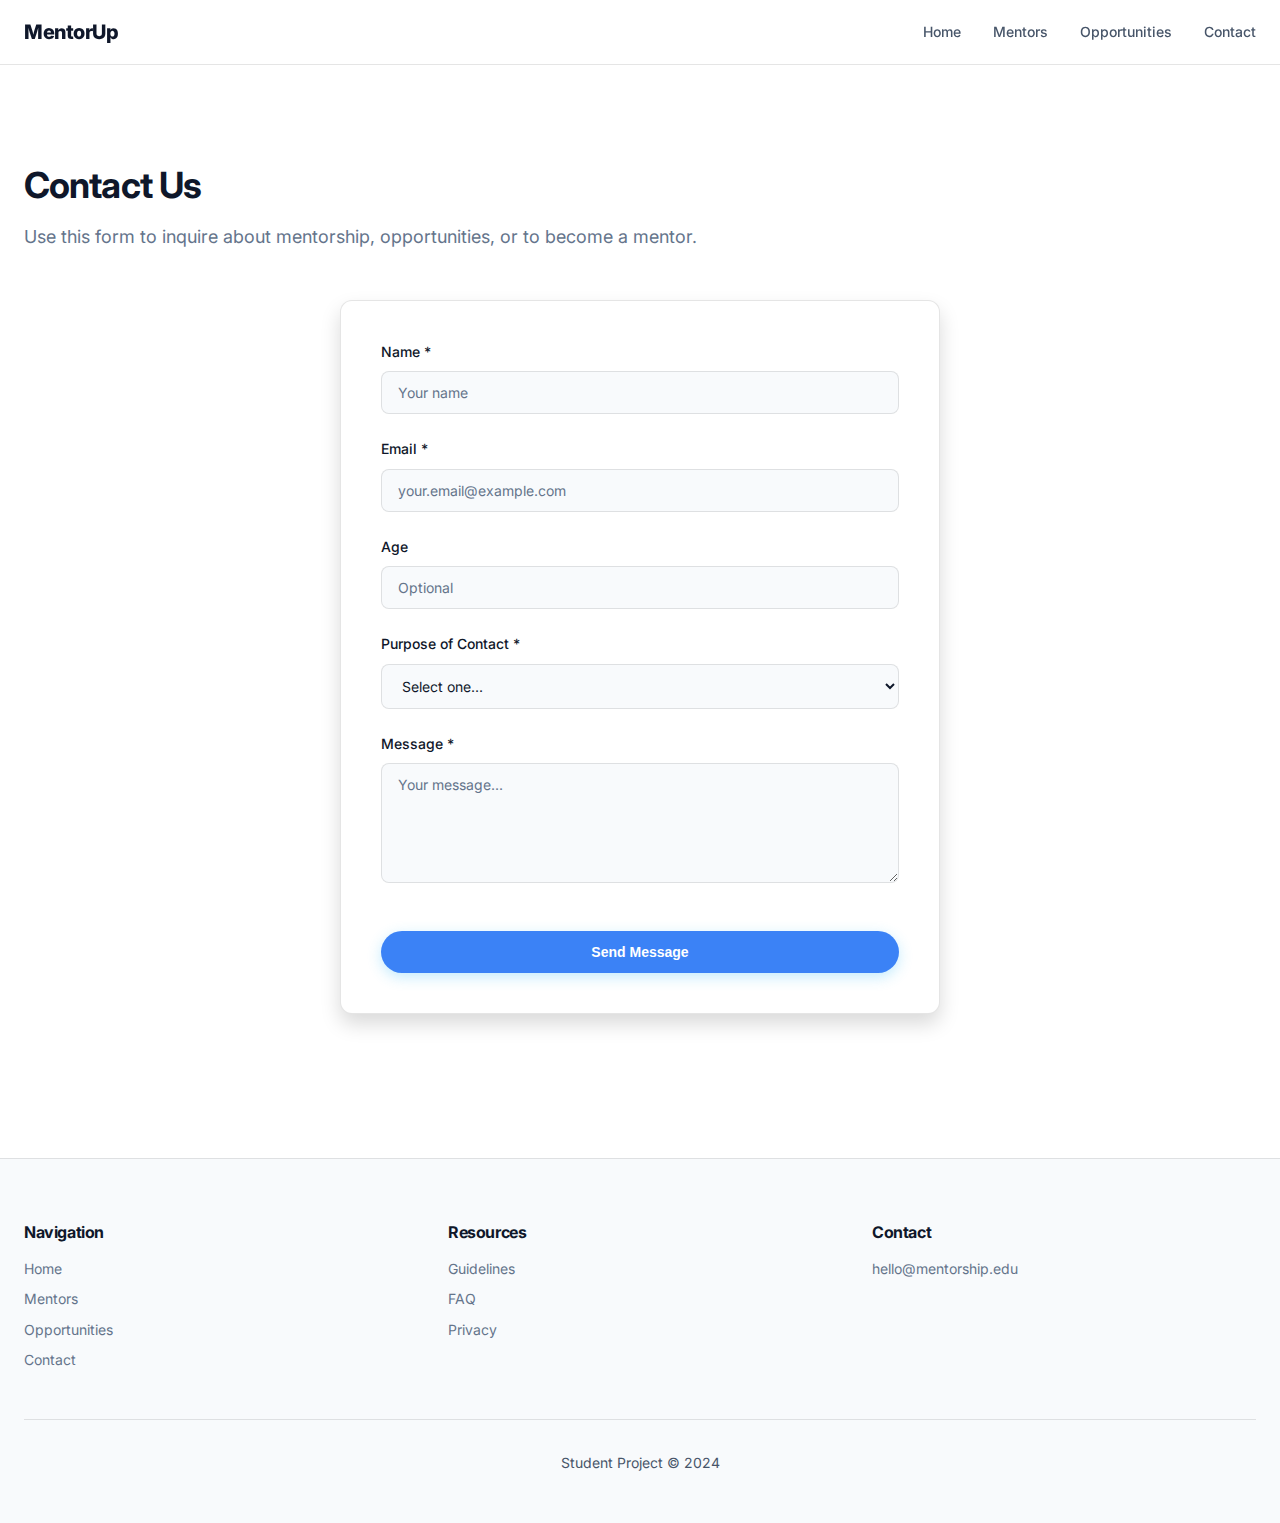
<file: contact.html>
<!DOCTYPE html>
<html lang="en">

<head>
    <meta charset="UTF-8">
    <meta name="viewport" content="width=device-width, initial-scale=1.0">
    <meta name="description" content="Contact form for mentorship inquiries.">
    <title>Contact - MentorUp</title>
    <link rel="stylesheet" href="styles.css">
</head>

<body>
    <!-- Navigation -->
    <nav class="navbar" id="navbar">
        <div class="nav-container">
            <a href="index.html" class="logo">MentorUp</a>
            <button class="menu-toggle" id="menuToggle" aria-label="Toggle menu">
                <span></span>
                <span></span>
                <span></span>
            </button>
            <ul class="nav-links" id="navLinks">
                <li><a href="index.html">Home</a></li>
                <li><a href="mentors.html">Mentors</a></li>
                <li><a href="opportunities.html">Opportunities</a></li>
                <li><a href="contact.html">Contact</a></li>
            </ul>
        </div>
    </nav>

    <!-- Contact Section -->
    <main style="padding-top: 100px;">
        <section class="section">
            <div class="container">
                <div class="section-header">
                    <h1 class="section-title">Contact Us</h1>
                    <p class="section-subtitle">Use this form to inquire about mentorship, opportunities, or to become a
                        mentor.</p>
                </div>

                <form class="contact-form" id="contactForm">
                    <div class="form-group">
                        <label for="name" class="form-label">Name *</label>
                        <input type="text" id="name" name="name" class="form-input" required placeholder="Your name">
                    </div>

                    <div class="form-group">
                        <label for="email" class="form-label">Email *</label>
                        <input type="email" id="email" name="email" class="form-input" required
                            placeholder="your.email@example.com">
                    </div>

                    <div class="form-group">
                        <label for="age" class="form-label">Age</label>
                        <input type="number" id="age" name="age" class="form-input" min="13" max="99"
                            placeholder="Optional">
                    </div>

                    <div class="form-group">
                        <label for="interest" class="form-label">Purpose of Contact *</label>
                        <select id="interest" name="interest" class="form-select" required>
                            <option value="">Select one...</option>
                            <option value="finding-mentor">Find a mentor</option>
                            <option value="becoming-mentor">Become a mentor</option>
                            <option value="opportunity">Post an opportunity</option>
                            <option value="question">General question</option>
                            <option value="other">Other</option>
                        </select>
                    </div>

                    <div class="form-group">
                        <label for="message" class="form-label">Message *</label>
                        <textarea id="message" name="message" class="form-textarea" required
                            placeholder="Your message..."></textarea>
                    </div>

                    <button type="submit" class="btn btn-primary form-submit">Send Message</button>

                    <div class="form-message" id="formMessage"></div>
                </form>
            </div>
        </section>
    </main>

    <!-- Footer -->
    <footer class="footer">
        <div class="container">
            <div class="footer-content">
                <div class="footer-section">
                    <h4>Navigation</h4>
                    <a href="index.html">Home</a>
                    <a href="mentors.html">Mentors</a>
                    <a href="opportunities.html">Opportunities</a>
                    <a href="contact.html">Contact</a>
                </div>
                <div class="footer-section">
                    <h4>Resources</h4>
                    <a href="#">Guidelines</a>
                    <a href="#">FAQ</a>
                    <a href="#">Privacy</a>
                </div>
                <div class="footer-section">
                    <h4>Contact</h4>
                    <p>hello@mentorship.edu</p>
                </div>
            </div>
            <div class="footer-bottom">
                <p>Student Project © 2024</p>
            </div>
        </div>
    </footer>

    <script src="script.js"></script>
    <script>
        initContactForm();
    </script>
</body>

</html>
</file>
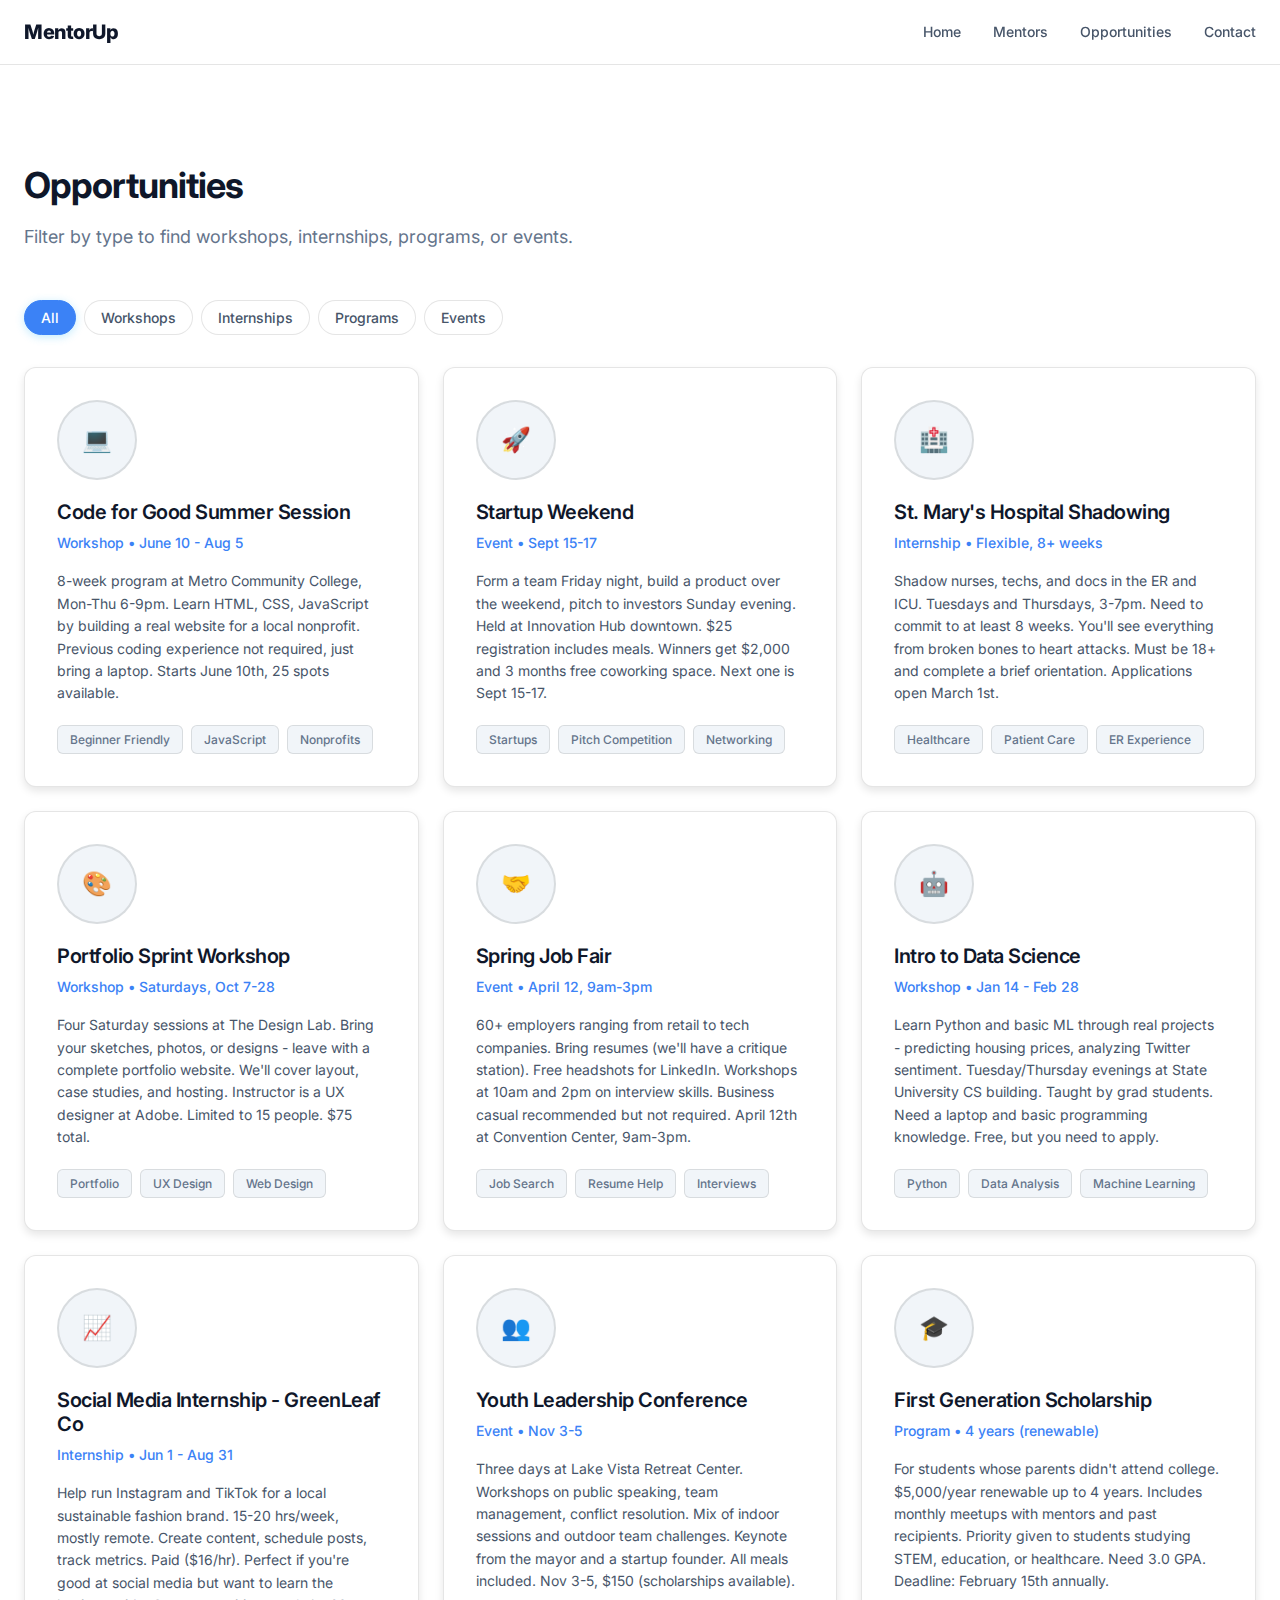
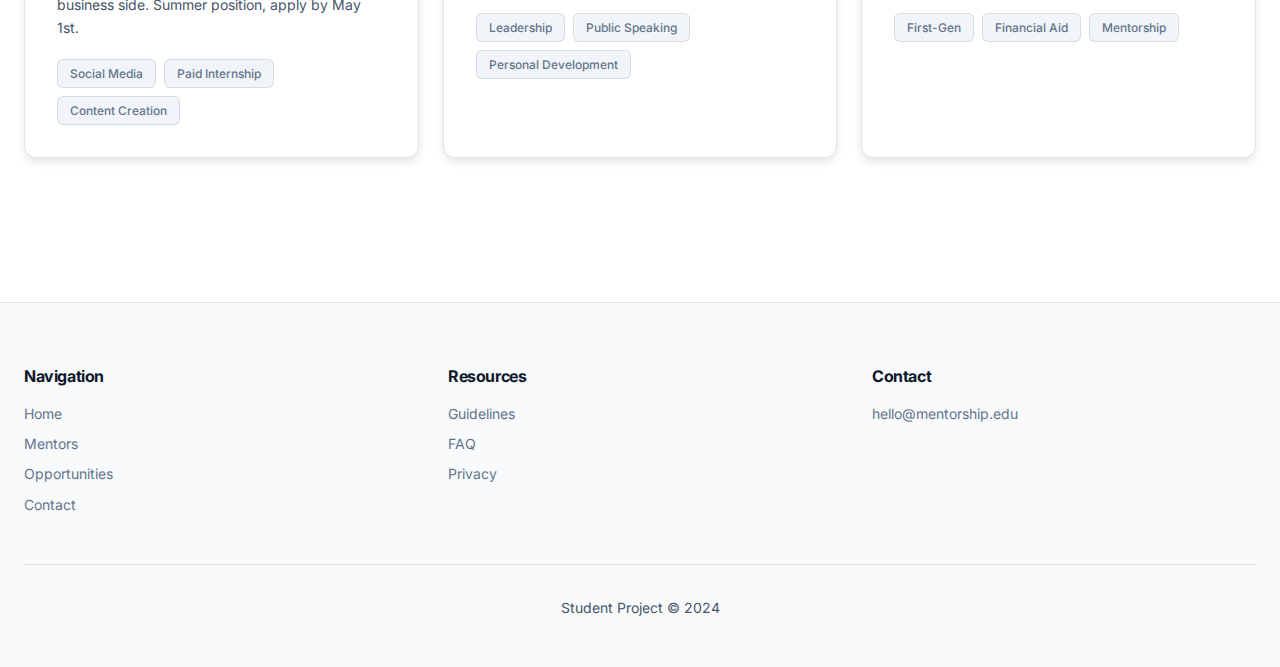
<file: opportunities.html>
<!DOCTYPE html>
<html lang="en">

<head>
    <meta charset="UTF-8">
    <meta name="viewport" content="width=device-width, initial-scale=1.0">
    <meta name="description" content="Browse available internships, workshops, and events.">
    <title>Opportunities - MentorUp</title>
    <link rel="stylesheet" href="styles.css">
</head>

<body>
    <!-- Navigation -->
    <nav class="navbar" id="navbar">
        <div class="nav-container">
            <a href="index.html" class="logo">MentorUp</a>
            <button class="menu-toggle" id="menuToggle" aria-label="Toggle menu">
                <span></span>
                <span></span>
                <span></span>
            </button>
            <ul class="nav-links" id="navLinks">
                <li><a href="index.html">Home</a></li>
                <li><a href="mentors.html">Mentors</a></li>
                <li><a href="opportunities.html">Opportunities</a></li>
                <li><a href="contact.html">Contact</a></li>
            </ul>
        </div>
    </nav>

    <!-- Opportunities Section -->
    <main style="padding-top: 100px;">
        <section class="section">
            <div class="container">
                <div class="section-header">
                    <h1 class="section-title">Opportunities</h1>
                    <p class="section-subtitle">Filter by type to find workshops, internships, programs, or events.</p>
                </div>

                <!-- Filter Buttons -->
                <div class="filter-buttons" id="opportunityFilters" style="margin-bottom: 2rem;">
                    <button class="filter-btn active" data-filter="all">All</button>
                    <button class="filter-btn" data-filter="workshop">Workshops</button>
                    <button class="filter-btn" data-filter="internship">Internships</button>
                    <button class="filter-btn" data-filter="program">Programs</button>
                    <button class="filter-btn" data-filter="event">Events</button>
                </div>

                <!-- Opportunities Grid -->
                <div class="cards-grid" id="opportunitiesGrid">
                    <!-- Populated by JavaScript -->
                </div>
            </div>
        </section>
    </main>

    <!-- Footer -->
    <footer class="footer">
        <div class="container">
            <div class="footer-content">
                <div class="footer-section">
                    <h4>Navigation</h4>
                    <a href="index.html">Home</a>
                    <a href="mentors.html">Mentors</a>
                    <a href="opportunities.html">Opportunities</a>
                    <a href="contact.html">Contact</a>
                </div>
                <div class="footer-section">
                    <h4>Resources</h4>
                    <a href="#">Guidelines</a>
                    <a href="#">FAQ</a>
                    <a href="#">Privacy</a>
                </div>
                <div class="footer-section">
                    <h4>Contact</h4>
                    <p>hello@mentorship.edu</p>
                </div>
            </div>
            <div class="footer-bottom">
                <p>Student Project © 2024</p>
            </div>
        </div>
    </footer>

    <script src="script.js"></script>
    <script>
        renderOpportunities();
        initOpportunityFilters();
    </script>
</body>

</html>
</file>
<file: styles.css>
/* Premium Dark Mode - Final Submission */
@import url('https://fonts.googleapis.com/css2?family=Inter:wght@300;400;500;600;700;800&display=swap');

/* Design Tokens - Light Mode (Default) */
:root {
  --bg-primary: #ffffff;
  --bg-secondary: #f8fafc;
  --bg-tertiary: #f1f5f9;
  --bg-elevated: #ffffff;
  --bg-hover: #e2e8f0;
  --accent-primary: #3b82f6;
  --accent-hover: #2563eb;
  --accent-secondary: #0ea5e9;
  --text-primary: #0f172a;
  --text-secondary: #475569;
  --text-muted: #64748b;
  --border: rgba(0, 0, 0, 0.1);
  --border-hover: rgba(0, 0, 0, 0.2);
  --shadow-md: 0 4px 8px rgba(0, 0, 0, 0.1);
  --shadow-lg: 0 10px 20px rgba(0, 0, 0, 0.15);
  --transition: 200ms cubic-bezier(0.4, 0, 0.2, 1);
  --hero-overlay-start: rgba(255, 255, 255, 0.7);
  --hero-overlay-end: rgba(255, 255, 255, 0.85);
}

/* Dark Mode (System Preference) */
@media (prefers-color-scheme: dark) {
  :root {
    --bg-primary: #0f0f0f;
    --bg-secondary: #121212;
    --bg-tertiary: #1a1a1a;
    --bg-elevated: #1e1e1e;
    --bg-hover: #252525;
    --accent-primary: #38bdf8;
    --accent-hover: #0ea5e9;
    --accent-secondary: #14b8a6;
    --text-primary: #f8fafc;
    --text-secondary: #cbd5e1;
    --text-muted: #94a3b8;
    --border: rgba(255, 255, 255, 0.1);
    --border-hover: rgba(255, 255, 255, 0.2);
    --shadow-md: 0 4px 8px rgba(0, 0, 0, 0.6);
    --shadow-lg: 0 10px 20px rgba(0, 0, 0, 0.7);
    --hero-overlay-start: rgba(15, 15, 15, 0.75);
    --hero-overlay-end: rgba(15, 15, 15, 0.9);
  }
}

/* Reset */
* {
  margin: 0;
  padding: 0;
  box-sizing: border-box;
}

html {
  scroll-behavior: smooth;
}

body {
  font-family: 'Inter', -apple-system, sans-serif;
  background: var(--bg-primary);
  color: var(--text-primary);
  line-height: 1.6;
  -webkit-font-smoothing: antialiased;
}

/* Typography */
h1,
h2,
h3,
h4,
h5,
h6 {
  font-weight: 700;
  line-height: 1.2;
  margin-bottom: 1rem;
  letter-spacing: -0.025em;
}

h1 {
  font-size: 3rem;
}

h2 {
  font-size: 2.25rem;
}

h3 {
  font-size: 1.875rem;
}

p {
  margin-bottom: 1rem;
  color: var(--text-secondary);
}

a {
  color: var(--accent-primary);
  text-decoration: none;
  transition: var(--transition);
}

a:hover {
  color: var(--accent-hover);
}

/* Navigation */
.navbar {
  position: fixed;
  top: 0;
  left: 0;
  right: 0;
  z-index: 1000;
  background: rgba(255, 255, 255, 0.9);
  backdrop-filter: blur(12px);
  border-bottom: 1px solid var(--border);
  padding: 1rem 0;
  transition: var(--transition);
}

@media (prefers-color-scheme: dark) {
  .navbar {
    background: rgba(15, 15, 15, 0.9);
  }
}

.navbar.scrolled {
  background: rgba(255, 255, 255, 0.95);
  box-shadow: var(--shadow-md);
}

@media (prefers-color-scheme: dark) {
  .navbar.scrolled {
    background: rgba(15, 15, 15, 0.95);
  }
}

.nav-container {
  max-width: 1280px;
  margin: 0 auto;
  padding: 0 1.5rem;
  display: flex;
  justify-content: space-between;
  align-items: center;
}

.logo {
  font-size: 1.25rem;
  font-weight: 800;
  color: var(--text-primary);
  letter-spacing: -0.025em;
}

.logo:hover {
  color: var(--accent-primary);
}

.nav-links {
  display: flex;
  gap: 2rem;
  list-style: none;
}

.nav-links a {
  color: var(--text-secondary);
  font-weight: 500;
  font-size: 0.875rem;
  padding: 0.5rem 0;
  position: relative;
}

.nav-links a::after {
  content: '';
  position: absolute;
  bottom: 0;
  left: 0;
  width: 0;
  height: 2px;
  background: var(--accent-primary);
  transition: width var(--transition);
}

.nav-links a:hover::after,
.nav-links a.active::after {
  width: 100%;
}

.nav-links a:hover {
  color: var(--text-primary);
}

.menu-toggle {
  display: none;
  flex-direction: column;
  gap: 4px;
  background: none;
  border: none;
  cursor: pointer;
}

.menu-toggle span {
  width: 24px;
  height: 2px;
  background: var(--text-primary);
  border-radius: 2px;
  transition: var(--transition);
}

.menu-toggle.active span:nth-child(1) {
  transform: rotate(45deg) translate(5px, 5px);
}

.menu-toggle.active span:nth-child(2) {
  opacity: 0;
}

.menu-toggle.active span:nth-child(3) {
  transform: rotate(-45deg) translate(7px, -6px);
}

/* Hero */
.hero {
  position: relative;
  min-height: 600px;
  display: flex;
  align-items: center;
  padding: 100px 0 5rem;
  background: linear-gradient(var(--hero-overlay-start), var(--hero-overlay-end)), url('images/background.png') center/cover fixed;
  border-bottom: 1px solid var(--border);
}

.hero::before {
  content: '';
  position: absolute;
  inset: 0;
  background: radial-gradient(circle at 50% 0%, rgba(56, 189, 248, 0.08), transparent 60%);
  pointer-events: none;
}

.hero-content {
  position: relative;
  z-index: 2;
  max-width: 900px;
}

.hero-title {
  font-size: 3rem;
  font-weight: 800;
  margin-bottom: 1.5rem;
  background: linear-gradient(to right, var(--text-primary), var(--text-secondary));
  -webkit-background-clip: text;
  -webkit-text-fill-color: transparent;
}

.hero-subtitle {
  font-size: 1.25rem;
  color: var(--text-secondary);
  margin-bottom: 2rem;
}

.hero-cta {
  display: flex;
  gap: 1rem;
  flex-wrap: wrap;
}

/* Layout */
.container {
  max-width: 1280px;
  margin: 0 auto;
  padding: 0 1.5rem;
}

.section {
  padding: 4rem 0;
}

.section-header {
  margin-bottom: 3rem;
}

.section-title {
  font-size: 2.25rem;
  margin-bottom: 1rem;
}

.section-subtitle {
  font-size: 1.125rem;
  color: var(--text-muted);
  max-width: 700px;
}

/* Buttons */
.btn {
  display: inline-block;
  padding: 0.75rem 1.5rem;
  border-radius: 9999px;
  font-weight: 600;
  font-size: 0.875rem;
  cursor: pointer;
  border: 1px solid transparent;
  transition: all var(--transition);
  position: relative;
  overflow: hidden;
}

.btn::before {
  content: '';
  position: absolute;
  top: 50%;
  left: 50%;
  width: 0;
  height: 0;
  border-radius: 50%;
  background: rgba(255, 255, 255, 0.1);
  transform: translate(-50%, -50%);
  transition: width 0.6s, height 0.6s;
}

.btn:hover::before {
  width: 300px;
  height: 300px;
}

.btn-primary {
  background: var(--accent-primary);
  color: var(--bg-primary);
  box-shadow: 0 4px 14px rgba(56, 189, 248, 0.3);
}

.btn-primary:hover {
  background: var(--accent-hover);
  box-shadow: 0 6px 20px rgba(56, 189, 248, 0.4);
  transform: translateY(-2px);
  color: var(--bg-primary);
}

.btn-primary:focus {
  outline: 2px solid var(--accent-primary);
  outline-offset: 2px;
}

.btn-secondary {
  background: var(--bg-elevated);
  color: var(--text-primary);
  border-color: var(--border);
}

.btn-secondary:hover {
  background: var(--bg-hover);
  border-color: var(--border-hover);
  transform: translateY(-1px);
}

.btn-secondary:focus {
  outline: 2px solid rgba(56, 189, 248, 0.5);
  outline-offset: 2px;
}

/* Cards Grid */
.cards-grid {
  display: grid;
  grid-template-columns: repeat(auto-fill, minmax(320px, 1fr));
  gap: 1.5rem;
  margin-top: 2rem;
}

.card {
  background: var(--bg-elevated);
  border: 1px solid var(--border);
  border-radius: 0.75rem;
  padding: 2rem;
  transition: all var(--transition);
  box-shadow: var(--shadow-md);
  position: relative;
  overflow: hidden;
}

.card::before {
  content: '';
  position: absolute;
  top: 0;
  left: 0;
  right: 0;
  height: 3px;
  background: linear-gradient(135deg, var(--accent-primary), var(--accent-secondary));
  transform: scaleX(0);
  transition: transform 0.3s;
}

.card:hover::before {
  transform: scaleX(1);
}

.card:hover {
  border-color: var(--border-hover);
  box-shadow: var(--shadow-lg);
  transform: translateY(-4px);
}

.card-image {
  width: 80px;
  height: 80px;
  border-radius: 50%;
  margin-bottom: 1.25rem;
  background: var(--bg-tertiary);
  display: flex;
  align-items: center;
  justify-content: center;
  font-size: 1.5rem;
  font-weight: 700;
  color: var(--text-muted);
  border: 2px solid var(--border);
  overflow: hidden;
  transition: var(--transition);
}

.card:hover .card-image {
  border-color: var(--accent-primary);
  transform: scale(1.05);
}

.card-image img {
  width: 100%;
  height: 100%;
  object-fit: cover;
}

.card-title {
  font-size: 1.25rem;
  margin-bottom: 0.5rem;
  font-weight: 600;
}

.card-subtitle {
  color: var(--accent-primary);
  font-size: 0.875rem;
  margin-bottom: 1rem;
  font-weight: 500;
}

.card-description {
  color: var(--text-secondary);
  font-size: 0.875rem;
  line-height: 1.6;
  margin-bottom: 1.25rem;
}

.card-tags {
  display: flex;
  flex-wrap: wrap;
  gap: 0.5rem;
  margin-top: 1rem;
}

.tag {
  padding: 0.25rem 0.75rem;
  background: var(--bg-tertiary);
  border: 1px solid var(--border);
  border-radius: 0.375rem;
  font-size: 0.75rem;
  color: var(--text-muted);
  font-weight: 500;
  transition: var(--transition);
}

.tag:hover {
  background: var(--bg-hover);
  border-color: var(--accent-primary);
  color: var(--accent-primary);
}

/* Search & Filter */
.search-filter {
  margin-bottom: 2rem;
  display: flex;
  gap: 1rem;
  flex-wrap: wrap;
  align-items: center;
}

.search-box {
  position: relative;
  flex: 1;
  min-width: 300px;
  max-width: 500px;
}

.search-input {
  width: 100%;
  padding: 0.75rem 1rem 0.75rem 3rem;
  background: var(--bg-elevated);
  border: 1px solid var(--border);
  border-radius: 0.5rem;
  color: var(--text-primary);
  font-size: 0.875rem;
  font-family: inherit;
  transition: var(--transition);
}

.search-input:focus {
  outline: none;
  border-color: var(--accent-primary);
  box-shadow: 0 0 0 3px rgba(56, 189, 248, 0.15);
  background: var(--bg-hover);
}

.search-input::placeholder {
  color: var(--text-muted);
}

.search-icon {
  position: absolute;
  left: 1rem;
  top: 50%;
  transform: translateY(-50%);
  color: var(--text-muted);
}

.filter-buttons {
  display: flex;
  gap: 0.5rem;
  flex-wrap: wrap;
}

.filter-btn {
  padding: 0.5rem 1rem;
  background: var(--bg-elevated);
  border: 1px solid var(--border);
  border-radius: 9999px;
  color: var(--text-secondary);
  font-size: 0.875rem;
  font-weight: 500;
  cursor: pointer;
  transition: var(--transition);
  font-family: inherit;
}

.filter-btn:hover {
  background: var(--bg-hover);
  border-color: var(--border-hover);
  color: var(--text-primary);
}

.filter-btn:focus {
  outline: 2px solid rgba(56, 189, 248, 0.5);
  outline-offset: 2px;
}

.filter-btn.active {
  background: var(--accent-primary);
  color: var(--bg-primary);
  border-color: var(--accent-primary);
  box-shadow: 0 2px 8px rgba(56, 189, 248, 0.3);
}

/* Forms */
.contact-form {
  max-width: 600px;
  margin: 0 auto;
  background: var(--bg-elevated);
  border: 1px solid var(--border);
  border-radius: 0.75rem;
  padding: 2.5rem;
  box-shadow: var(--shadow-lg);
}

.form-group {
  margin-bottom: 1.5rem;
}

.form-label {
  display: block;
  margin-bottom: 0.5rem;
  color: var(--text-primary);
  font-weight: 500;
  font-size: 0.875rem;
}

.form-input,
.form-textarea,
.form-select {
  width: 100%;
  padding: 0.75rem 1rem;
  background: var(--bg-secondary);
  border: 1px solid var(--border);
  border-radius: 0.5rem;
  color: var(--text-primary);
  font-size: 0.875rem;
  font-family: inherit;
  transition: var(--transition);
}

.form-input:focus,
.form-textarea:focus,
.form-select:focus {
  outline: none;
  border-color: var(--accent-primary);
  box-shadow: 0 0 0 3px rgba(56, 189, 248, 0.15);
  background: var(--bg-tertiary);
}

.form-input::placeholder,
.form-textarea::placeholder {
  color: var(--text-muted);
}

.form-textarea {
  resize: vertical;
  min-height: 120px;
}

.form-submit {
  width: 100%;
  margin-top: 1rem;
}

.form-message {
  padding: 1rem;
  border-radius: 0.5rem;
  margin-top: 1rem;
  text-align: center;
  font-weight: 500;
  font-size: 0.875rem;
  display: none;
}

.form-message.success {
  background: rgba(34, 197, 94, 0.1);
  border: 1px solid rgba(34, 197, 94, 0.3);
  color: #86efac;
}

.form-message.error {
  background: rgba(239, 68, 68, 0.1);
  border: 1px solid rgba(239, 68, 68, 0.3);
  color: #fca5a5;
}

/* Stats */
.stats {
  display: grid;
  grid-template-columns: repeat(auto-fit, minmax(220px, 1fr));
  gap: 1.5rem;
  margin-top: 2rem;
}

.stat-card {
  background: var(--bg-elevated);
  border: 1px solid var(--border);
  border-radius: 0.75rem;
  padding: 2rem;
  text-align: center;
  box-shadow: var(--shadow-md);
  transition: var(--transition);
}

.stat-card:hover {
  border-color: var(--border-hover);
  box-shadow: var(--shadow-lg);
  transform: translateY(-2px);
}

.stat-number {
  font-size: 2.25rem;
  font-weight: 800;
  background: linear-gradient(135deg, var(--accent-primary), var(--accent-secondary));
  -webkit-background-clip: text;
  -webkit-text-fill-color: transparent;
  margin-bottom: 0.5rem;
}

.stat-label {
  color: var(--text-muted);
  font-size: 0.875rem;
  font-weight: 500;
  text-transform: uppercase;
  letter-spacing: 0.05em;
}

/* Footer */
.footer {
  background: var(--bg-secondary);
  border-top: 1px solid var(--border);
  padding: 4rem 0 2rem;
  margin-top: 5rem;
}

.footer-content {
  display: grid;
  grid-template-columns: repeat(auto-fit, minmax(200px, 1fr));
  gap: 2.5rem;
  margin-bottom: 2.5rem;
}

.footer-section h4 {
  margin-bottom: 1rem;
  font-size: 1rem;
}

.footer-section p,
.footer-section a {
  color: var(--text-muted);
  font-size: 0.875rem;
  display: block;
  margin-bottom: 0.5rem;
  transition: var(--transition);
}

.footer-section a:hover {
  color: var(--text-primary);
}

.social-links {
  display: flex;
  gap: 0.75rem;
  margin-top: 1rem;
}

.social-link {
  width: 40px;
  height: 40px;
  border-radius: 50%;
  background: var(--bg-elevated);
  border: 1px solid var(--border);
  display: flex;
  align-items: center;
  justify-content: center;
  transition: var(--transition);
}

.social-link:hover {
  background: var(--bg-hover);
  border-color: var(--accent-primary);
  transform: translateY(-2px);
}

.footer-bottom {
  text-align: center;
  padding-top: 2rem;
  border-top: 1px solid var(--border);
  color: var(--text-muted);
  font-size: 0.875rem;
}

/* Utilities */
*:focus-visible {
  outline: 2px solid var(--accent-primary);
  outline-offset: 2px;
}

/* Responsive - Mobile */
@media (max-width: 768px) {
  h1 {
    font-size: 2rem;
  }

  h2 {
    font-size: 1.75rem;
  }

  .menu-toggle {
    display: flex;
  }

  .nav-links {
    position: fixed;
    top: 73px;
    left: 0;
    right: 0;
    background: var(--bg-primary);
    backdrop-filter: blur(12px);
    border-bottom: 1px solid var(--border);
    flex-direction: column;
    padding: 1.5rem;
    gap: 0.5rem;
    display: none;
  }

  .nav-links.active {
    display: flex;
  }

  .nav-links a {
    padding: 0.75rem 0;
  }

  .hero {
    min-height: 500px;
    padding-bottom: 3rem;
    background-attachment: scroll;
  }

  .hero-title {
    font-size: 2.25rem;
  }

  .hero-subtitle {
    font-size: 1.125rem;
  }

  .cards-grid {
    grid-template-columns: 1fr;
  }

  .search-filter {
    flex-direction: column;
    align-items: stretch;
  }

  .search-box {
    max-width: none;
  }

  .hero-cta {
    flex-direction: column;
  }

  .btn {
    text-align: center;
    width: 100%;
  }

  .stats {
    grid-template-columns: 1fr;
  }
}

@media (max-width: 480px) {
  .container {
    padding: 0 1rem;
  }

  .section {
    padding: 3rem 0;
  }

  .card,
  .contact-form {
    padding: 1.5rem;
  }

  .btn {
    padding: 1rem 1.5rem;
    font-size: 1rem;
  }
}
</file>
